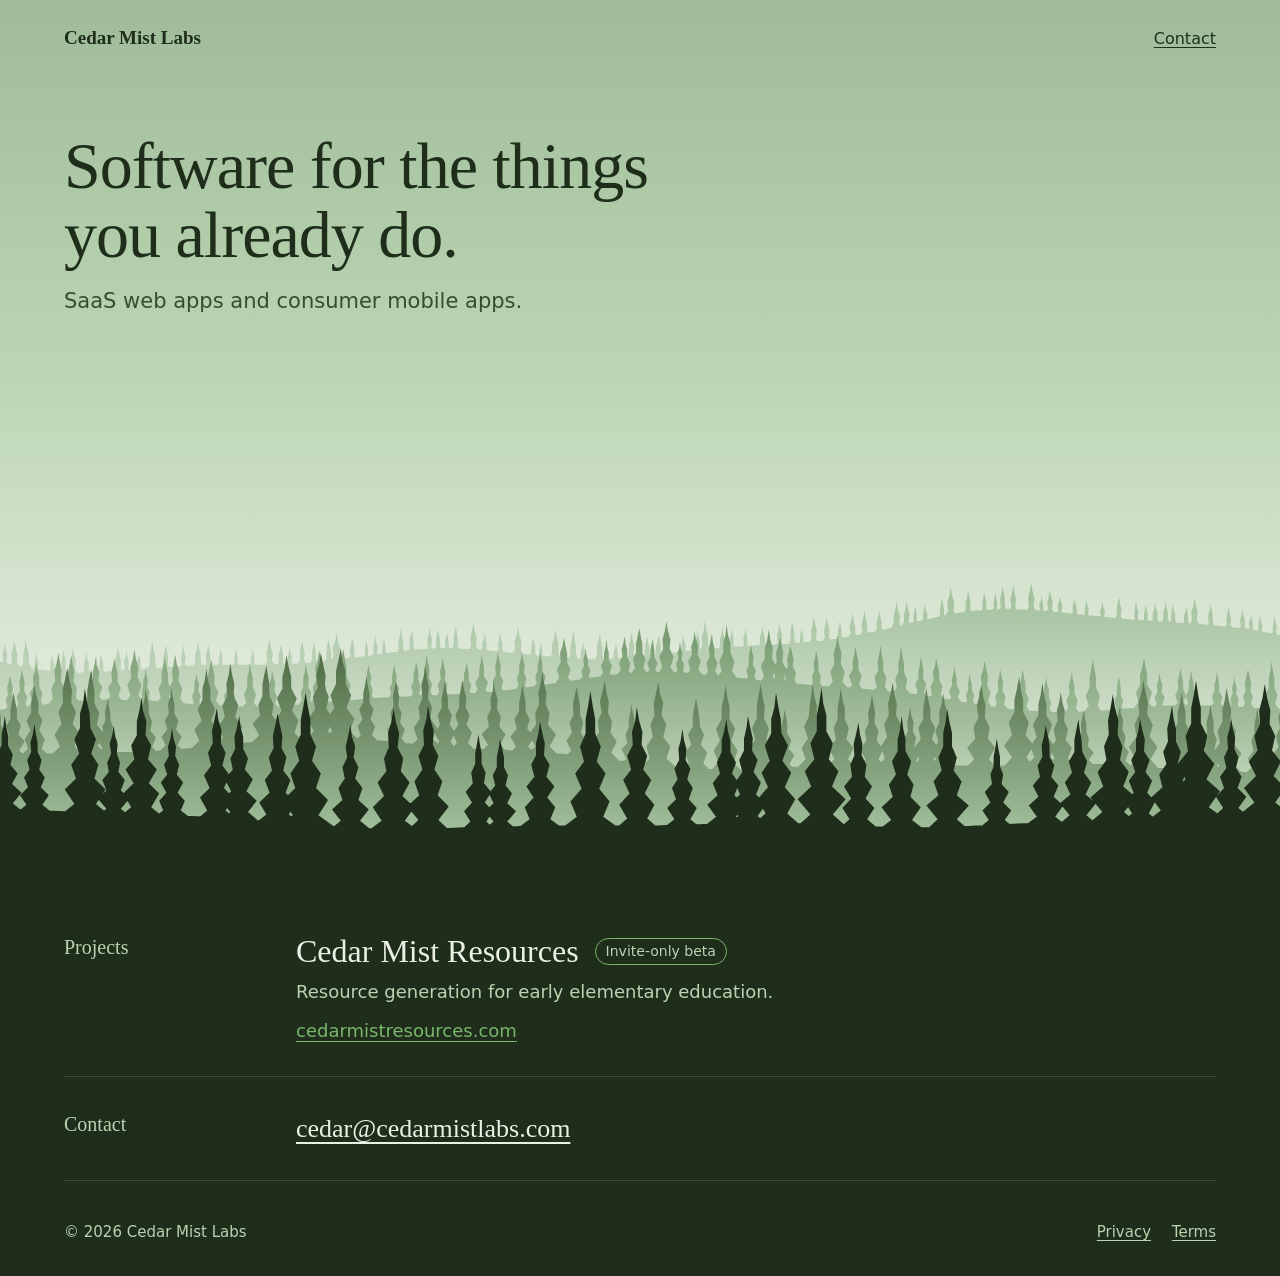
<file: index.html>
<!doctype html>
<html lang="en">
<head>
  <meta charset="utf-8">
  <meta name="viewport" content="width=device-width, initial-scale=1">
  <title>Cedar Mist Labs</title>
  <meta name="description" content="Cedar Mist Labs builds SaaS web apps and consumer mobile apps: software for the things you already do.">
  <meta name="theme-color" content="#1f2e1a">
  <link rel="icon" href="favicon.svg" type="image/svg+xml">
  <link rel="stylesheet" href="styles.css">
</head>
<body class="home">
  <header class="hero">
    <nav class="site-nav" aria-label="Main">
      <a class="brand" href="./">Cedar Mist Labs</a>
      <a href="#contact">Contact</a>
    </nav>
    <div class="hero-text">
      <h1>Software for the things you already do.</h1>
      <p>SaaS web apps and consumer mobile apps.</p>
    </div>
    <img class="ridge" src="ridge.svg" alt="" width="1600" height="520">
  </header>

  <main class="lower">
    <section class="row" aria-labelledby="projects-heading">
      <h2 id="projects-heading">Projects</h2>
      <article class="project">
        <div class="project-title">
          <h3>Cedar Mist Resources</h3>
          <span class="badge">Invite-only beta</span>
        </div>
        <p>Resource generation for early elementary education.</p>
        <a href="https://cedarmistresources.com/">cedarmistresources.com</a>
      </article>
    </section>

    <section class="row" id="contact" aria-labelledby="contact-heading">
      <h2 id="contact-heading">Contact</h2>
      <a class="email" href="mailto:cedar@cedarmistlabs.com">cedar@cedarmistlabs.com</a>
    </section>
  </main>

  <footer class="site-footer">
    <span>&copy; 2026 Cedar Mist Labs</span>
    <span class="footer-links"><a href="privacy.html">Privacy</a> <a href="terms.html">Terms</a></span>
  </footer>
</body>
</html>
</file>
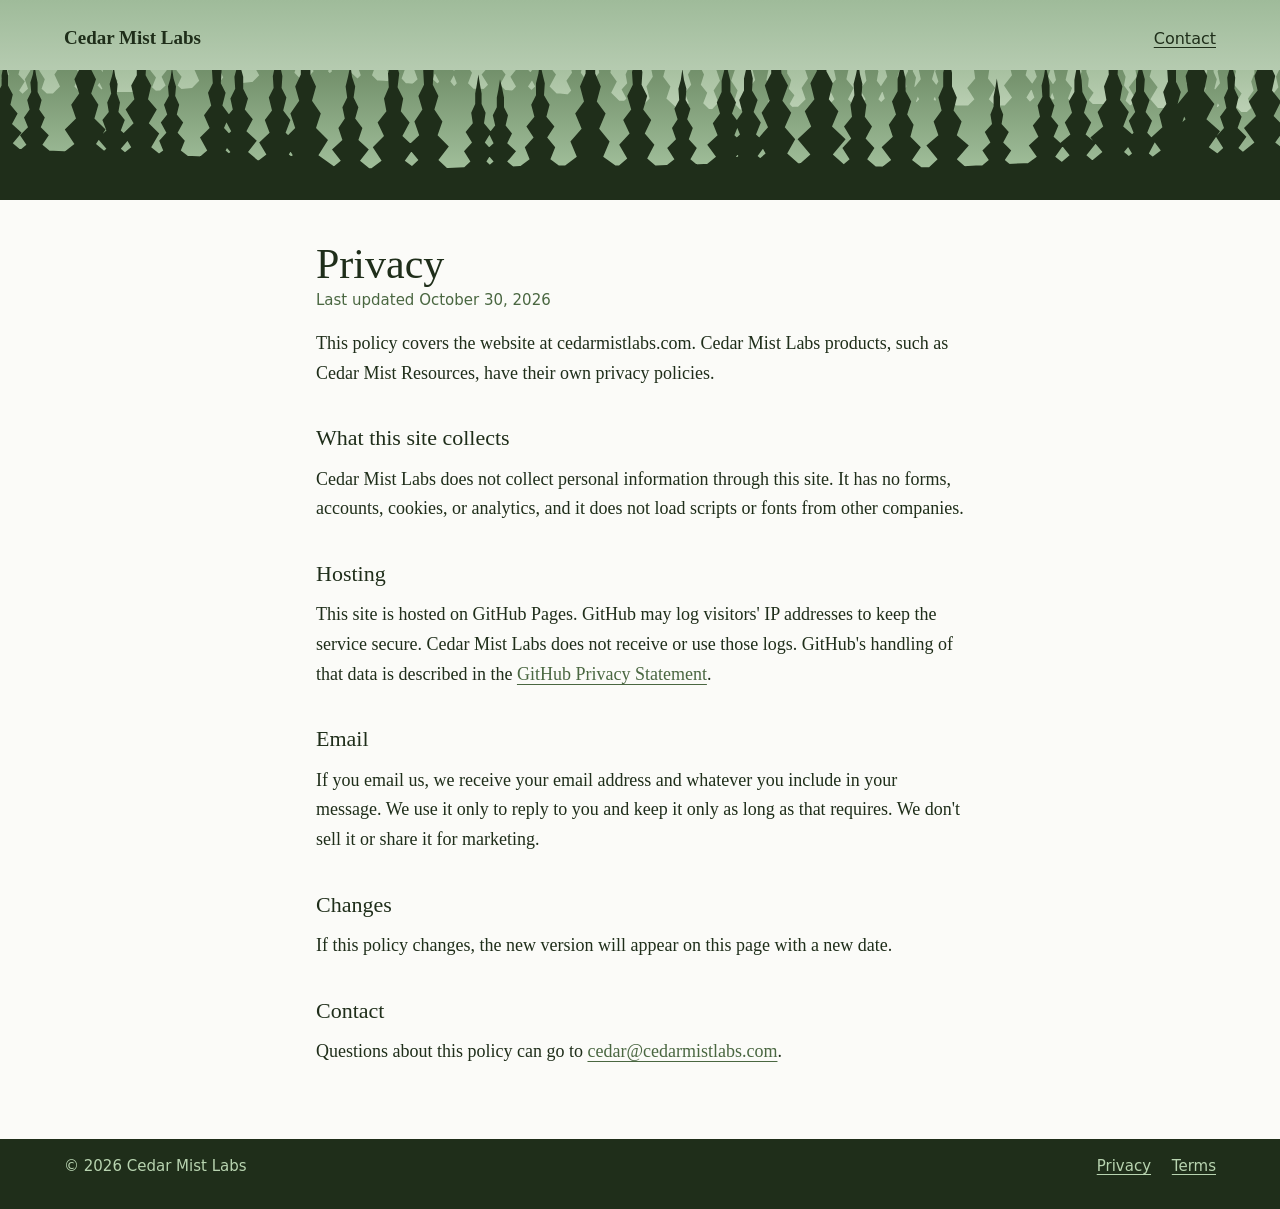
<file: privacy.html>
<!doctype html>
<html lang="en">
<head>
  <meta charset="utf-8">
  <meta name="viewport" content="width=device-width, initial-scale=1">
  <title>Privacy | Cedar Mist Labs</title>
  <meta name="description" content="How the Cedar Mist Labs website handles information.">
  <meta name="theme-color" content="#1f2e1a">
  <link rel="icon" href="favicon.svg" type="image/svg+xml">
  <link rel="stylesheet" href="styles.css">
</head>
<body class="legal">
  <header class="band">
    <nav class="site-nav" aria-label="Main">
      <a class="brand" href="./">Cedar Mist Labs</a>
      <a href="./#contact">Contact</a>
    </nav>
    <img class="ridge" src="ridge.svg" alt="" width="1600" height="520">
  </header>

  <main>
    <h1>Privacy</h1>
    <p class="updated">Last updated October 30, 2026</p>

    <p>This policy covers the website at cedarmistlabs.com. Cedar Mist Labs products, such as Cedar Mist Resources, have their own privacy policies.</p>

    <h2>What this site collects</h2>
    <p>Cedar Mist Labs does not collect personal information through this site. It has no forms, accounts, cookies, or analytics, and it does not load scripts or fonts from other companies.</p>

    <h2>Hosting</h2>
    <p>This site is hosted on GitHub Pages. GitHub may log visitors' IP addresses to keep the service secure. Cedar Mist Labs does not receive or use those logs. GitHub's handling of that data is described in the <a href="https://docs.github.com/en/site-policy/privacy-policies/github-general-privacy-statement">GitHub Privacy Statement</a>.</p>

    <h2>Email</h2>
    <p>If you email us, we receive your email address and whatever you include in your message. We use it only to reply to you and keep it only as long as that requires. We don't sell it or share it for marketing.</p>

    <h2>Changes</h2>
    <p>If this policy changes, the new version will appear on this page with a new date.</p>

    <h2>Contact</h2>
    <p>Questions about this policy can go to <a href="mailto:cedar@cedarmistlabs.com">cedar@cedarmistlabs.com</a>.</p>
  </main>

  <footer class="site-footer">
    <span>&copy; 2026 Cedar Mist Labs</span>
    <span class="footer-links"><a href="privacy.html" aria-current="page">Privacy</a> <a href="terms.html">Terms</a></span>
  </footer>
</body>
</html>
</file>
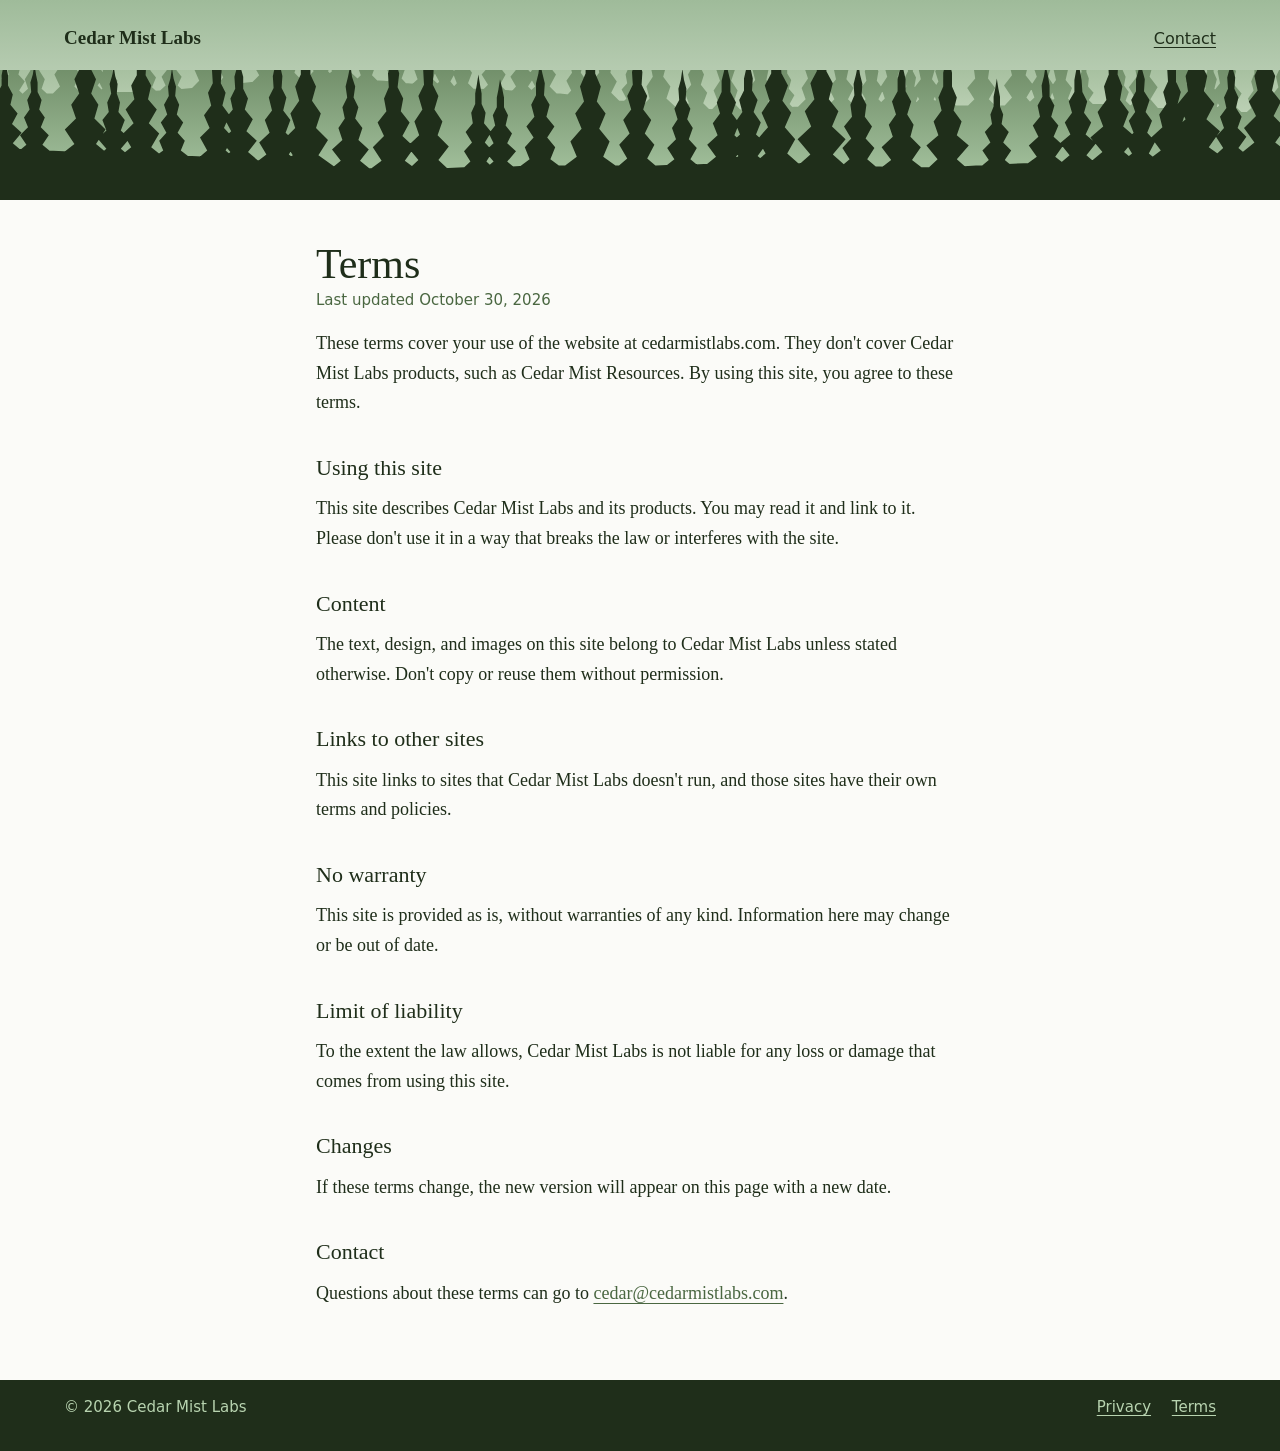
<file: terms.html>
<!doctype html>
<html lang="en">
<head>
  <meta charset="utf-8">
  <meta name="viewport" content="width=device-width, initial-scale=1">
  <title>Terms | Cedar Mist Labs</title>
  <meta name="description" content="Terms for using the Cedar Mist Labs website.">
  <meta name="theme-color" content="#1f2e1a">
  <link rel="icon" href="favicon.svg" type="image/svg+xml">
  <link rel="stylesheet" href="styles.css">
</head>
<body class="legal">
  <header class="band">
    <nav class="site-nav" aria-label="Main">
      <a class="brand" href="./">Cedar Mist Labs</a>
      <a href="./#contact">Contact</a>
    </nav>
    <img class="ridge" src="ridge.svg" alt="" width="1600" height="520">
  </header>

  <main>
    <h1>Terms</h1>
    <p class="updated">Last updated October 30, 2026</p>

    <p>These terms cover your use of the website at cedarmistlabs.com. They don't cover Cedar Mist Labs products, such as Cedar Mist Resources. By using this site, you agree to these terms.</p>

    <h2>Using this site</h2>
    <p>This site describes Cedar Mist Labs and its products. You may read it and link to it. Please don't use it in a way that breaks the law or interferes with the site.</p>

    <h2>Content</h2>
    <p>The text, design, and images on this site belong to Cedar Mist Labs unless stated otherwise. Don't copy or reuse them without permission.</p>

    <h2>Links to other sites</h2>
    <p>This site links to sites that Cedar Mist Labs doesn't run, and those sites have their own terms and policies.</p>

    <h2>No warranty</h2>
    <p>This site is provided as is, without warranties of any kind. Information here may change or be out of date.</p>

    <h2>Limit of liability</h2>
    <p>To the extent the law allows, Cedar Mist Labs is not liable for any loss or damage that comes from using this site.</p>

    <h2>Changes</h2>
    <p>If these terms change, the new version will appear on this page with a new date.</p>

    <h2>Contact</h2>
    <p>Questions about these terms can go to <a href="mailto:cedar@cedarmistlabs.com">cedar@cedarmistlabs.com</a>.</p>
  </main>

  <footer class="site-footer">
    <span>&copy; 2026 Cedar Mist Labs</span>
    <span class="footer-links"><a href="privacy.html">Privacy</a> <a href="terms.html" aria-current="page">Terms</a></span>
  </footer>
</body>
</html>
</file>
<file: styles.css>
:root {
  --deep: #1f2e1a;
  --dark: #374e2c;
  --cedar: #4a6741;
  --light: #7ab56e;
  --mist: #b8d4b0;
  --pale: #dfe9d9;
  --paper: #fbfbf8;
  --rule: #3b4d33;
  --serif: Georgia, "Times New Roman", serif;
  --sans: ui-sans-serif, system-ui, -apple-system, "Segoe UI", sans-serif;
  --gutter: clamp(16px, 6vw, 64px);
  --ridge-height: clamp(220px, 42vh, 400px);
}

* { box-sizing: border-box; }

html { scroll-behavior: smooth; }

body {
  margin: 0;
  background: var(--deep);
  color: var(--deep);
  font-family: var(--sans);
  font-size: 18px;
  line-height: 1.5;
}

a { color: inherit; text-underline-offset: 0.2em; }

:focus-visible { outline: 3px solid currentColor; outline-offset: 3px; border-radius: 2px; }

h1, h2, h3 { font-family: var(--serif); font-weight: 400; margin: 0; }

.site-nav {
  position: relative;
  z-index: 2;
  display: flex;
  justify-content: space-between;
  align-items: baseline;
  gap: 16px;
  padding: 24px var(--gutter);
  font-size: 16px;
}

.brand { font-family: var(--serif); font-weight: 700; font-size: 19px; text-decoration: none; }

.hero {
  position: relative;
  overflow: hidden;
  display: flex;
  flex-direction: column;
  min-height: min(100svh, 860px);
  padding-bottom: calc(var(--ridge-height) * 0.86);
  background: linear-gradient(180deg, #9fbb9a 0%, var(--mist) 40%, var(--pale) 78%);
}

.hero::after {
  content: "";
  position: absolute;
  inset: 0;
  background: var(--pale);
  opacity: 0;
  pointer-events: none;
  animation: mist-lift 2.2s ease-out;
}

@keyframes mist-lift {
  from { opacity: 0.9; }
  to { opacity: 0; }
}

.hero-text {
  position: relative;
  z-index: 2;
  max-width: 760px;
  padding: clamp(24px, 6vh, 64px) var(--gutter) 24px;
}

.hero-text h1 {
  font-size: clamp(38px, 6.4vw, 66px);
  line-height: 1.06;
  letter-spacing: -0.015em;
}

.hero-text p { margin: 16px 0 0; font-size: clamp(18px, 2.2vw, 21px); color: var(--dark); }

.ridge {
  position: absolute;
  left: 0;
  bottom: 0;
  width: 100%;
  height: var(--ridge-height);
  object-fit: cover;
  object-position: center bottom;
}

.lower { color: #eaf0e4; padding: 40px var(--gutter) 24px; }

.row {
  display: grid;
  grid-template-columns: minmax(0, 200px) minmax(0, 1fr);
  gap: 12px 32px;
  padding: 32px 0;
  border-bottom: 1px solid var(--rule);
}

.row h2 { font-size: 20px; color: var(--mist); }

.project-title { display: flex; flex-wrap: wrap; align-items: center; gap: 8px 16px; }

.project h3 { font-size: clamp(26px, 3.4vw, 32px); line-height: 1.2; }

.project p { margin: 8px 0 12px; color: var(--mist); }

.project a { color: var(--light); }

.badge {
  border: 1px solid var(--light);
  border-radius: 99px;
  padding: 2px 10px;
  font-size: 14px;
  color: var(--mist);
  white-space: nowrap;
}

.email { font-family: var(--serif); font-size: clamp(21px, 3vw, 26px); overflow-wrap: anywhere; }

.site-footer {
  display: flex;
  flex-wrap: wrap;
  justify-content: space-between;
  gap: 8px 24px;
  padding: 16px var(--gutter) 32px;
  font-size: 15px;
  color: var(--mist);
}

.footer-links a { margin-left: 16px; }

.footer-links a:first-child { margin-left: 0; }

/* Privacy and terms pages */
.legal { background: var(--paper); }

.legal .band {
  position: relative;
  overflow: hidden;
  height: 200px;
  background: linear-gradient(180deg, #9fbb9a 0%, var(--pale) 100%);
}

.legal .band .ridge { height: 130px; }

.legal main {
  max-width: 680px;
  margin: 0 auto;
  padding: 40px 16px 56px;
  font-family: var(--serif);
  line-height: 1.65;
}

.legal h1 { font-size: clamp(32px, 5vw, 42px); line-height: 1.15; }

.legal h2 { font-size: 22px; margin: 32px 0 8px; }

.legal p { margin: 0 0 16px; }

.legal .updated { color: var(--cedar); font-family: var(--sans); font-size: 15px; }

.legal main a { color: var(--cedar); }

.legal .site-footer { background: var(--deep); }

@media (max-width: 620px) {
  .row { grid-template-columns: minmax(0, 1fr); }
}

@media (prefers-reduced-motion: reduce) {
  html { scroll-behavior: auto; }
  .hero::after { animation: none; }
}
</file>
